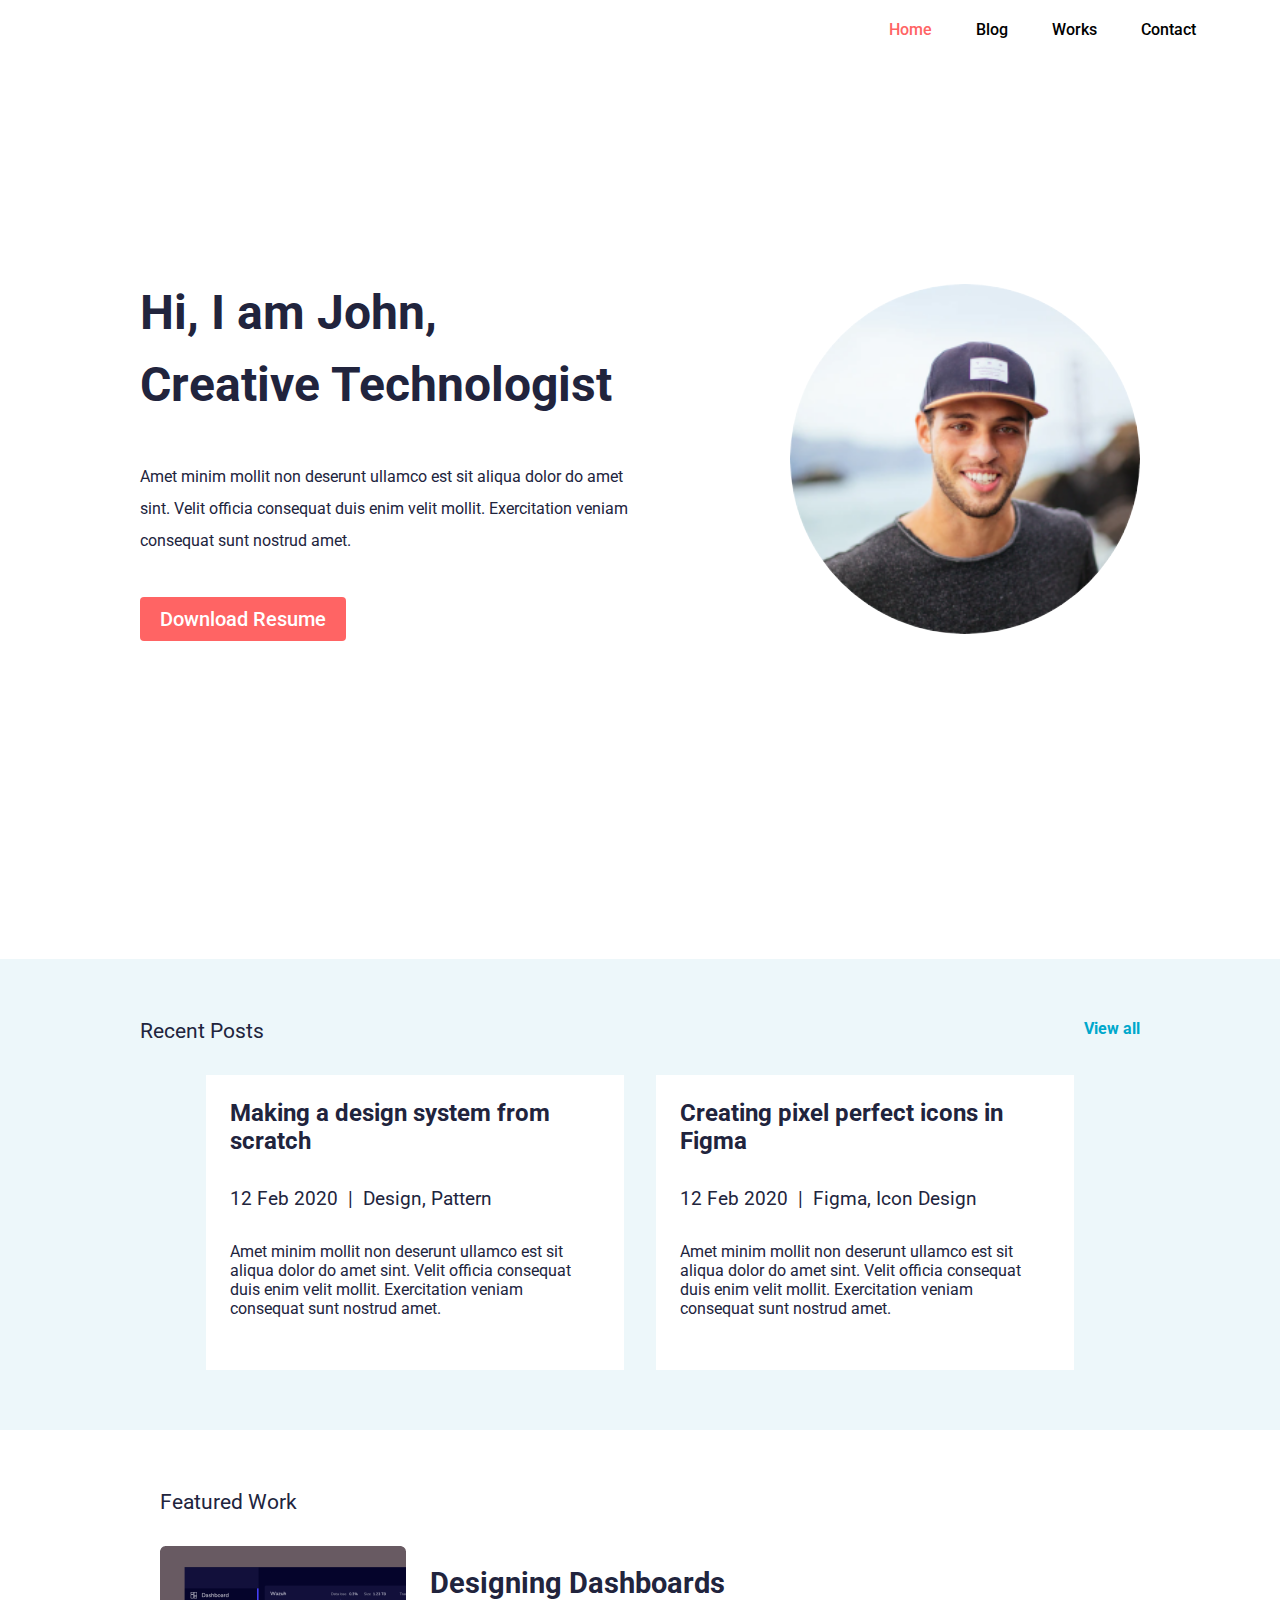
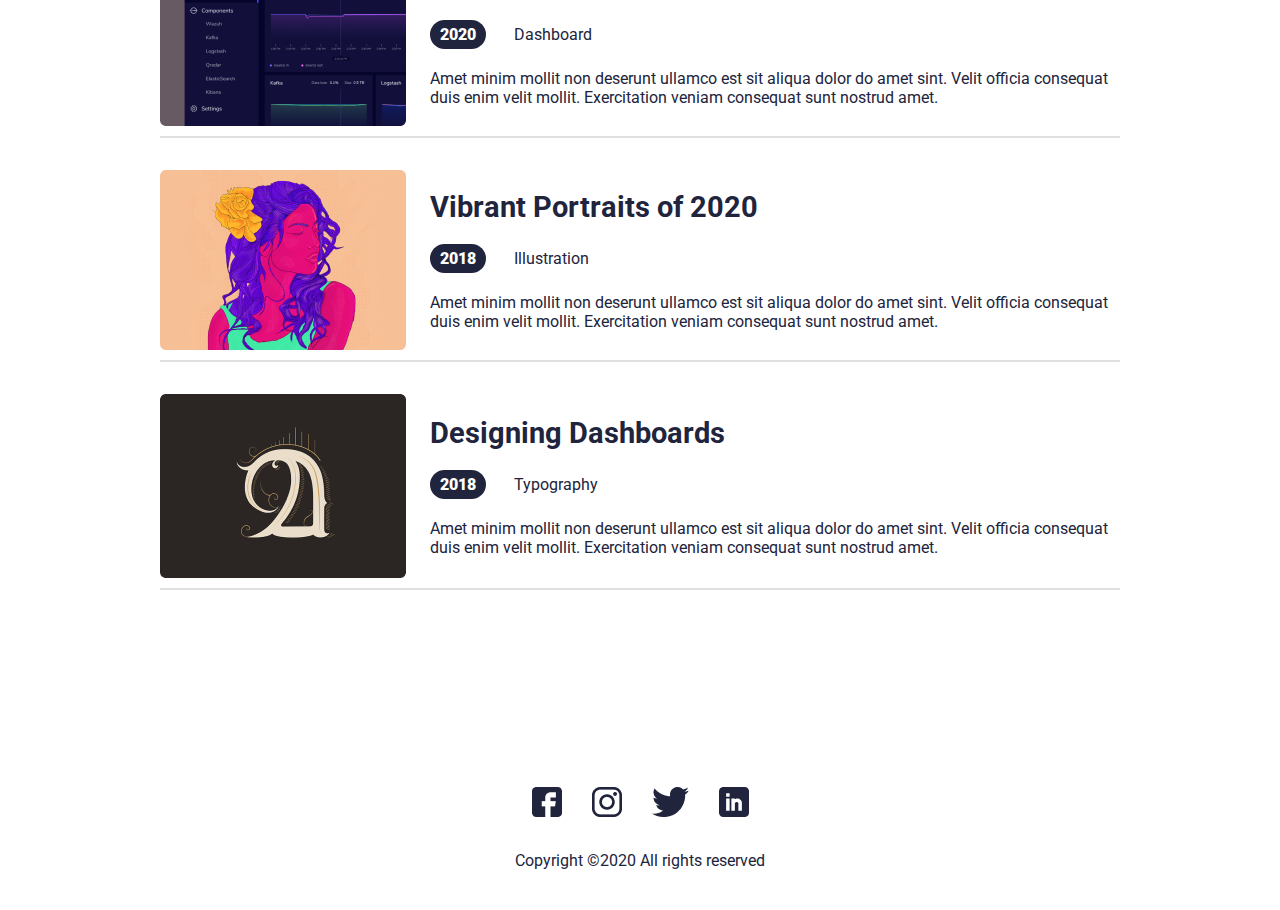
<file: index.html>
<!DOCTYPE html>
<html lang="en">
    <head>
        <meta charset="UTF-8" />
        <meta name="viewport" content="width=device-width, initial-scale=1.0" />
        <title>Portfolio Website</title>
        <link rel="stylesheet" href="./assets/css/style.css" />
    </head>
    <body>
        <header id="navigation">
            <nav id="page-nav">
                <ul>
                    <li><a class="active-nav" href="index.html">Home</a></li>
                    <li><a href="blog.html">Blog</a></li>
                    <li><a href="work.html">Works</a></li>
                    <li><a href="contact.html">Contact</a></li>
                </ul>
            </nav>

            <!-- Mobile Nav -->
            <nav id="mobile-nav">
                <img id="menu" src="./assets/images/menu.png" alt="menu" />
                <!-- Menu icon -->
                <ul id="mobile-ul" class="mobile-menu">
                    <!-- Initially hidden -->
                    <li><a class="active-nav" href="index.html">Home</a></li>
                    <li><a href="blog.html">Blog</a></li>
                    <li><a href="work.html">Works</a></li>
                    <li><a href="contact.html">Contact</a></li>
                </ul>
                <img
                    id="close"
                    src="./assets/images/close.png"
                    alt="close"
                    style="display: none" />
                <!-- Close icon hidden -->
                <div id="mobile-nav-exit"></div>
            </nav>
        </header>

        <main id="home-container">
            <section id="home">
                <img
                    class="pfp"
                    src="./assets/images/image.png"
                    alt="display picture" />
                <div class="home-description">
                    <h1>
                        Hi, I am John, <br />
                        Creative Technologist
                    </h1>
                    <p>
                        Amet minim mollit non deserunt ullamco est sit aliqua
                        dolor do amet sint. Velit officia consequat duis enim
                        velit mollit. Exercitation veniam consequat sunt nostrud
                        amet.
                    </p>
                    <a href="./assets/statics/resume.pdf">
                        <button class="button" aria-label="Download my resume">
                            Download Resume
                        </button>
                    </a>
                </div>
            </section>
        </main>

        <section id="recent-post">
            <div class="recent-post-links">
                <h3>Recent Posts</h3>
                <h4><a href="./blog.html">View all</a></h4>
            </div>
            <div class="posts">
                <article class="post-n">
                    <h2>
                        <a href="./blog.html"
                            >Making a design system from scratch</a
                        >
                    </h2>
                    <div class="post-meta">
                        <p class="date">12 Feb 2020</p>
                        <p>|</p>
                        <p class="category">Design, Pattern</p>
                    </div>
                    <p class="post-des">
                        Amet minim mollit non deserunt ullamco est sit aliqua
                        dolor do amet sint. Velit officia consequat duis enim
                        velit mollit. Exercitation veniam consequat sunt nostrud
                        amet.
                    </p>
                </article>
                <article class="post-n">
                    <h2>
                        <a href="./blog.html"
                            >Creating pixel perfect icons in Figma</a
                        >
                    </h2>
                    <div class="post-meta">
                        <p class="date">12 Feb 2020</p>
                        <p>|</p>
                        <p class="category">Figma, Icon Design</p>
                    </div>
                    <p class="post-des">
                        Amet minim mollit non deserunt ullamco est sit aliqua
                        dolor do amet sint. Velit officia consequat duis enim
                        velit mollit. Exercitation veniam consequat sunt nostrud
                        amet.
                    </p>
                </article>
            </div>
        </section>

        <section id="featured-work">
            <h3>Featured Work</h3>
            <div class="works">
                <div class="work-n">
                    <img
                        class="work-image"
                        src="./assets/images/work-1.png"
                        alt="work-1" />
                    <div class="work-desc">
                        <span class="work-heading">
                            <a href="./work-1.html">Designing Dashboards</a>
                        </span>
                        <span class="work-date">
                            <p>2020</p>
                            <a href="#">Dashboard</a>
                        </span>
                        <p class="description">
                            Amet minim mollit non deserunt ullamco est sit
                            aliqua dolor do amet sint. Velit officia consequat
                            duis enim velit mollit. Exercitation veniam
                            consequat sunt nostrud amet.
                        </p>
                    </div>
                </div>
            </div>
            <div class="works">
                <div class="work-n">
                    <img
                        class="work-image"
                        src="./assets/images/work-2.png"
                        alt="work-2" />
                    <div class="work-desc">
                        <span class="work-heading">
                            <a href="./work-1.html"
                                >Vibrant Portraits of 2020</a
                            >
                        </span>
                        <span class="work-date">
                            <p>2018</p>
                            <a href="#">Illustration</a>
                        </span>
                        <p class="description">
                            Amet minim mollit non deserunt ullamco est sit
                            aliqua dolor do amet sint. Velit officia consequat
                            duis enim velit mollit. Exercitation veniam
                            consequat sunt nostrud amet.
                        </p>
                    </div>
                </div>
            </div>
            <div class="works">
                <div class="work-n">
                    <img
                        class="work-image"
                        src="./assets/images/work-3.png"
                        alt="work-3" />
                    <div class="work-desc">
                        <span class="work-heading">
                            <a href="./work-1.html">Designing Dashboards</a>
                        </span>
                        <span class="work-date">
                            <p>2018</p>
                            <a href="#">Typography</a>
                        </span>
                        <p class="description">
                            Amet minim mollit non deserunt ullamco est sit
                            aliqua dolor do amet sint. Velit officia consequat
                            duis enim velit mollit. Exercitation veniam
                            consequat sunt nostrud amet.
                        </p>
                    </div>
                </div>
            </div>
        </section>

        <footer>
            <div class="footer-links">
                <a href="#"
                    ><img src="./assets/images/fb.png" alt="Facebook"
                /></a>
                <a href="#"
                    ><img src="./assets/images/insta.png" alt="Instagram"
                /></a>
                <a href="#"
                    ><img src="./assets/images/Group.png" alt="Group"
                /></a>
                <a href="#"
                    ><img src="./assets/images/Linkedin.png" alt="LinkedIn"
                /></a>
            </div>
            <p>Copyright ©2020 All rights reserved</p>
        </footer>
        <script src="./assets/js/app.js"></script>
    </body>
</html>
</file>
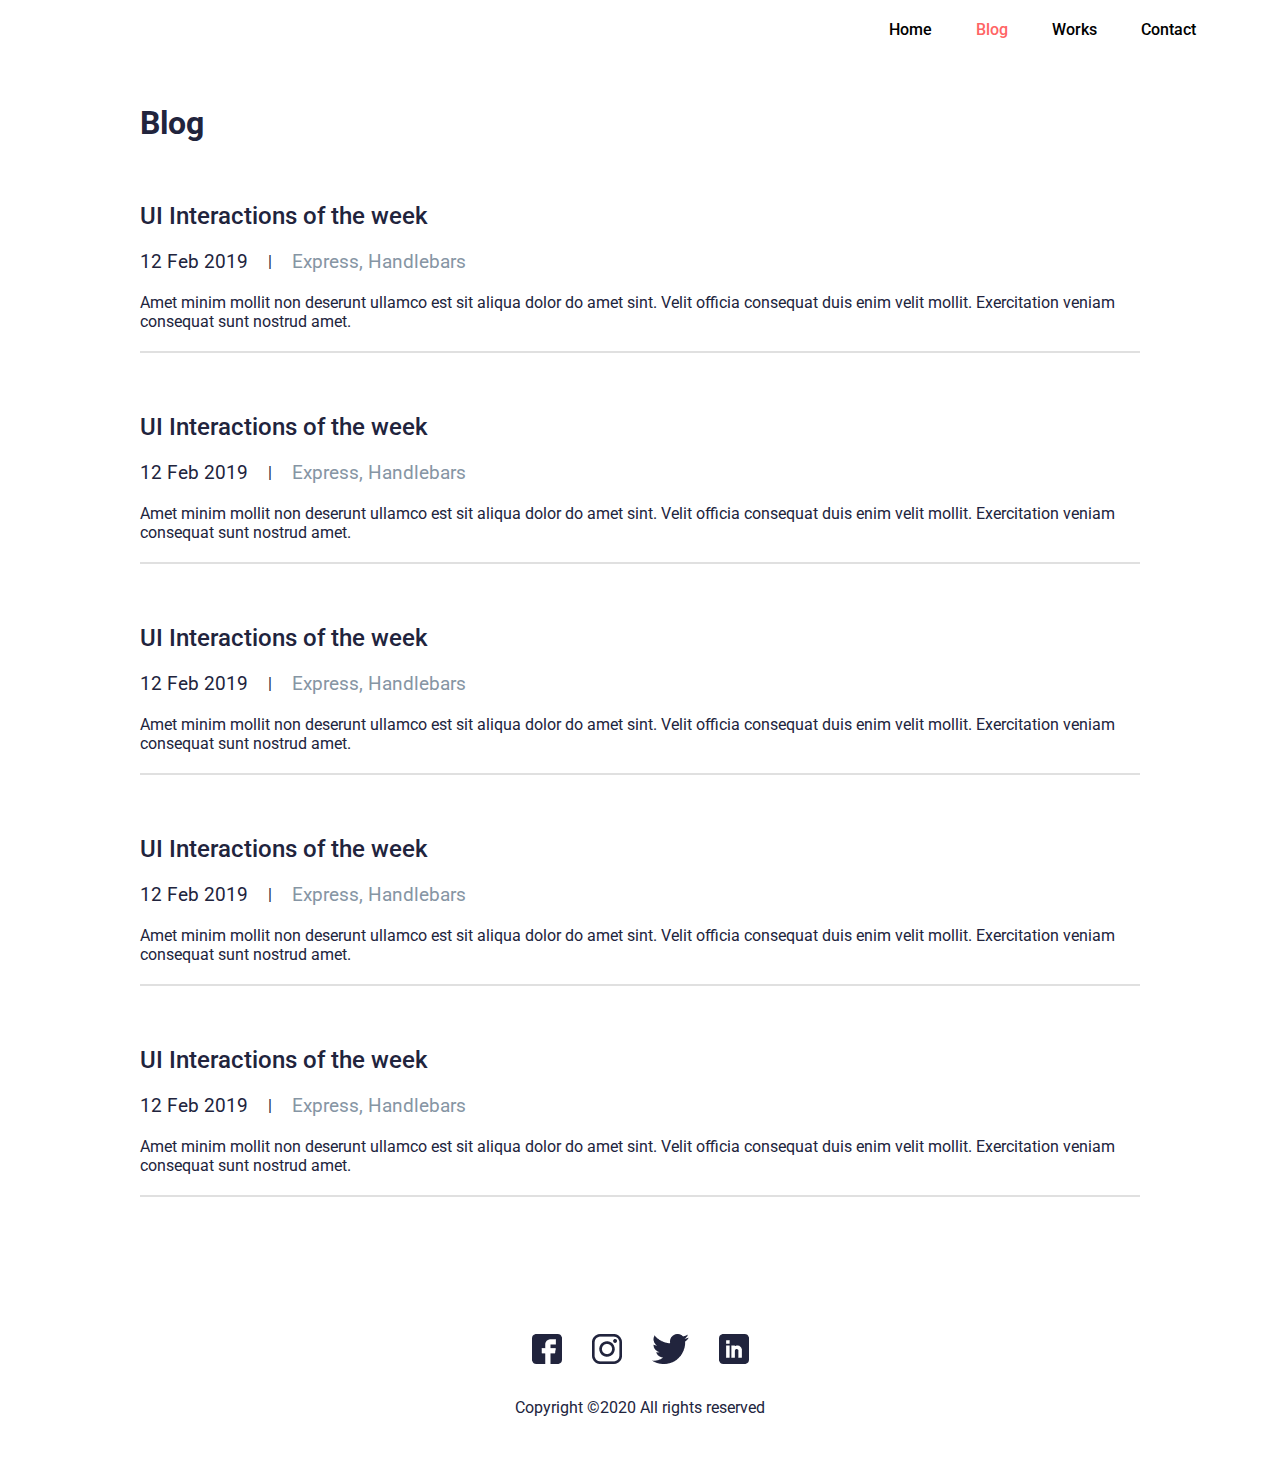
<file: blog.html>
<!DOCTYPE html>
<html lang="en">
    <head>
        <meta charset="UTF-8" />
        <meta name="viewport" content="width=device-width, initial-scale=1.0" />
        <title>Portfolio Website</title>
        <link rel="stylesheet" href="./assets/css/style.css" />
    </head>
    <body>
        <header id="navigation">
            <nav id="page-nav">
                <ul>
                    <li><a href="index.html">Home</a></li>
                    <li><a class="active-nav" href="blog.html">Blog</a></li>
                    <li><a href="work.html">Works</a></li>
                    <li><a href="contact.html">Contact</a></li>
                </ul>
            </nav>

            <!-- Mobile Nav -->
            <nav id="mobile-nav">
                <img id="menu" src="./assets/images/menu.png" alt="menu" />
                <!-- Menu icon -->
                <ul id="mobile-ul" class="mobile-menu">
                    <!-- Initially hidden -->
                    <li><a href="index.html">Home</a></li>
                    <li><a class="active-nav" href="blog.html">Blog</a></li>
                    <li><a href="work.html">Works</a></li>
                    <li><a href="contact.html">Contact</a></li>
                </ul>
                <img
                    id="close"
                    src="./assets/images/close.png"
                    alt="close"
                    style="display: none" />
                <!-- Close icon hidden -->
                <div id="mobile-nav-exit"></div>
            </nav>
        </header>
        <main id="blog">
            <h1>Blog</h1>
            <div class="blog-tile">
                <a href="./work-1.html">
                    <span class="blog-heading">
                        <h2>UI Interactions of the week</h2>
                    </span>
                </a>
                <div class="blog-meta">
                    <span class="blog-date">12 Feb 2019</span>
                    |
                    <span class="blog-type">Express, Handlebars</span>
                </div>
                <span class="blog-description"
                    >Amet minim mollit non deserunt ullamco est sit aliqua dolor
                    do amet sint. Velit officia consequat duis enim velit
                    mollit. Exercitation veniam consequat sunt nostrud
                    amet.</span
                >
            </div>
            <div class="blog-tile">
                <a href="./work-1.html">
                    <span class="blog-heading">
                        <h2>UI Interactions of the week</h2>
                    </span>
                </a>
                <div class="blog-meta">
                    <span class="blog-date">12 Feb 2019</span>
                    |
                    <span class="blog-type">Express, Handlebars</span>
                </div>
                <span class="blog-description"
                    >Amet minim mollit non deserunt ullamco est sit aliqua dolor
                    do amet sint. Velit officia consequat duis enim velit
                    mollit. Exercitation veniam consequat sunt nostrud
                    amet.</span
                >
            </div>
            <div class="blog-tile">
                <a href="./work-1.html">
                    <span class="blog-heading">
                        <h2>UI Interactions of the week</h2>
                    </span>
                </a>
                <div class="blog-meta">
                    <span class="blog-date">12 Feb 2019</span>
                    |
                    <span class="blog-type">Express, Handlebars</span>
                </div>
                <span class="blog-description"
                    >Amet minim mollit non deserunt ullamco est sit aliqua dolor
                    do amet sint. Velit officia consequat duis enim velit
                    mollit. Exercitation veniam consequat sunt nostrud
                    amet.</span
                >
            </div>
            <div class="blog-tile">
                <a href="./work-1.html">
                    <span class="blog-heading">
                        <h2>UI Interactions of the week</h2>
                    </span>
                </a>
                <div class="blog-meta">
                    <span class="blog-date">12 Feb 2019</span>
                    |
                    <span class="blog-type">Express, Handlebars</span>
                </div>
                <span class="blog-description"
                    >Amet minim mollit non deserunt ullamco est sit aliqua dolor
                    do amet sint. Velit officia consequat duis enim velit
                    mollit. Exercitation veniam consequat sunt nostrud
                    amet.</span
                >
            </div>
            <div class="blog-tile">
                <a href="./work-1.html">
                    <span class="blog-heading">
                        <h2>UI Interactions of the week</h2>
                    </span>
                </a>
                <div class="blog-meta">
                    <span class="blog-date">12 Feb 2019</span>
                    |
                    <span class="blog-type">Express, Handlebars</span>
                </div>
                <span class="blog-description"
                    >Amet minim mollit non deserunt ullamco est sit aliqua dolor
                    do amet sint. Velit officia consequat duis enim velit
                    mollit. Exercitation veniam consequat sunt nostrud
                    amet.</span
                >
            </div>
        </main>
        <footer>
            <div class="footer-links">
                <a href="#"
                    ><img src="./assets/images/fb.png" alt="Facebook"
                /></a>
                <a href="#"
                    ><img src="./assets/images/insta.png" alt="Instagram"
                /></a>
                <a href="#"
                    ><img src="./assets/images/Group.png" alt="Group"
                /></a>
                <a href="#"
                    ><img src="./assets/images/Linkedin.png" alt="LinkedIn"
                /></a>
            </div>
            <p>Copyright ©2020 All rights reserved</p>
        </footer>
        <script src="./assets/js/app.js"></script>
    </body>
</html>
</file>
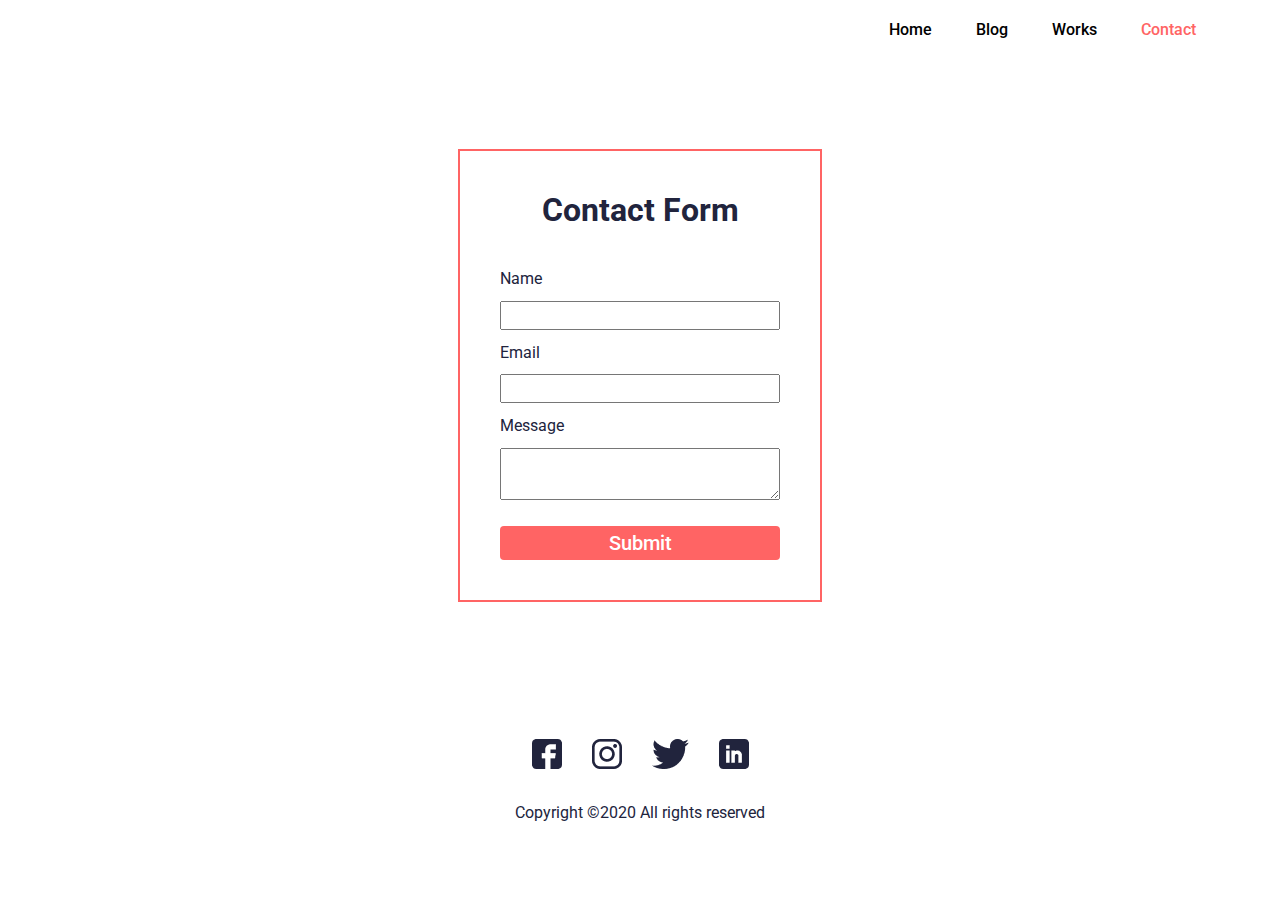
<file: contact.html>
<!DOCTYPE html>
<html lang="en">
    <head>
        <meta charset="UTF-8" />
        <meta name="viewport" content="width=device-width, initial-scale=1.0" />
        <title>Portfolio Website</title>
        <link rel="stylesheet" href="./assets/css/style.css" />
    </head>
    <body>
        <header id="navigation">
            <nav id="page-nav">
                <ul>
                    <li><a href="index.html">Home</a></li>
                    <li><a href="blog.html">Blog</a></li>
                    <li><a href="work.html">Works</a></li>
                    <li>
                        <a class="active-nav" href="contact.html">Contact</a>
                    </li>
                </ul>
            </nav>

            <!-- Mobile Nav -->
            <nav id="mobile-nav">
                <img id="menu" src="./assets/images/menu.png" alt="menu" />
                <!-- Menu icon -->
                <ul id="mobile-ul" class="mobile-menu">
                    <!-- Initially hidden -->
                    <li><a href="index.html">Home</a></li>
                    <li><a href="blog.html">Blog</a></li>
                    <li><a href="work.html">Works</a></li>
                    <li>
                        <a class="active-nav" href="contact.html">Contact</a>
                    </li>
                </ul>
                <img
                    id="close"
                    src="./assets/images/close.png"
                    alt="close"
                    style="display: none" />
                <!-- Close icon hidden -->
                <div id="mobile-nav-exit"></div>
            </nav>
        </header>

        <main id="contact-section">
            <section class="contact-wrapper">
                <h1>Contact Form</h1>
                <form
                    id="user-contact-form"
                    onsubmit="formEvent()"
                    class="contact-form"
                    action="">
                    <label for="user-name">Name</label>
                    <input id="user-name" type="text" />
                    <label for="user-email">Email</label>
                    <input type="email" name="user-email" id="user-email" />
                    <label for="user-message">Message</label>
                    <textarea name="user-message" id="user-message"></textarea>
                    <p id="form-output"></p>
                    <input class="button" type="submit" />
                </form>
            </section>
        </main>
        <footer>
            <div class="footer-links">
                <a href="#"
                    ><img src="./assets/images/fb.png" alt="Facebook"
                /></a>
                <a href="#"
                    ><img src="./assets/images/insta.png" alt="Instagram"
                /></a>
                <a href="#"
                    ><img src="./assets/images/Group.png" alt="Group"
                /></a>
                <a href="#"
                    ><img src="./assets/images/Linkedin.png" alt="LinkedIn"
                /></a>
            </div>
            <p>Copyright ©2020 All rights reserved</p>
        </footer>
        <script src="./assets/js/app.js"></script>
    </body>
</html>
</file>
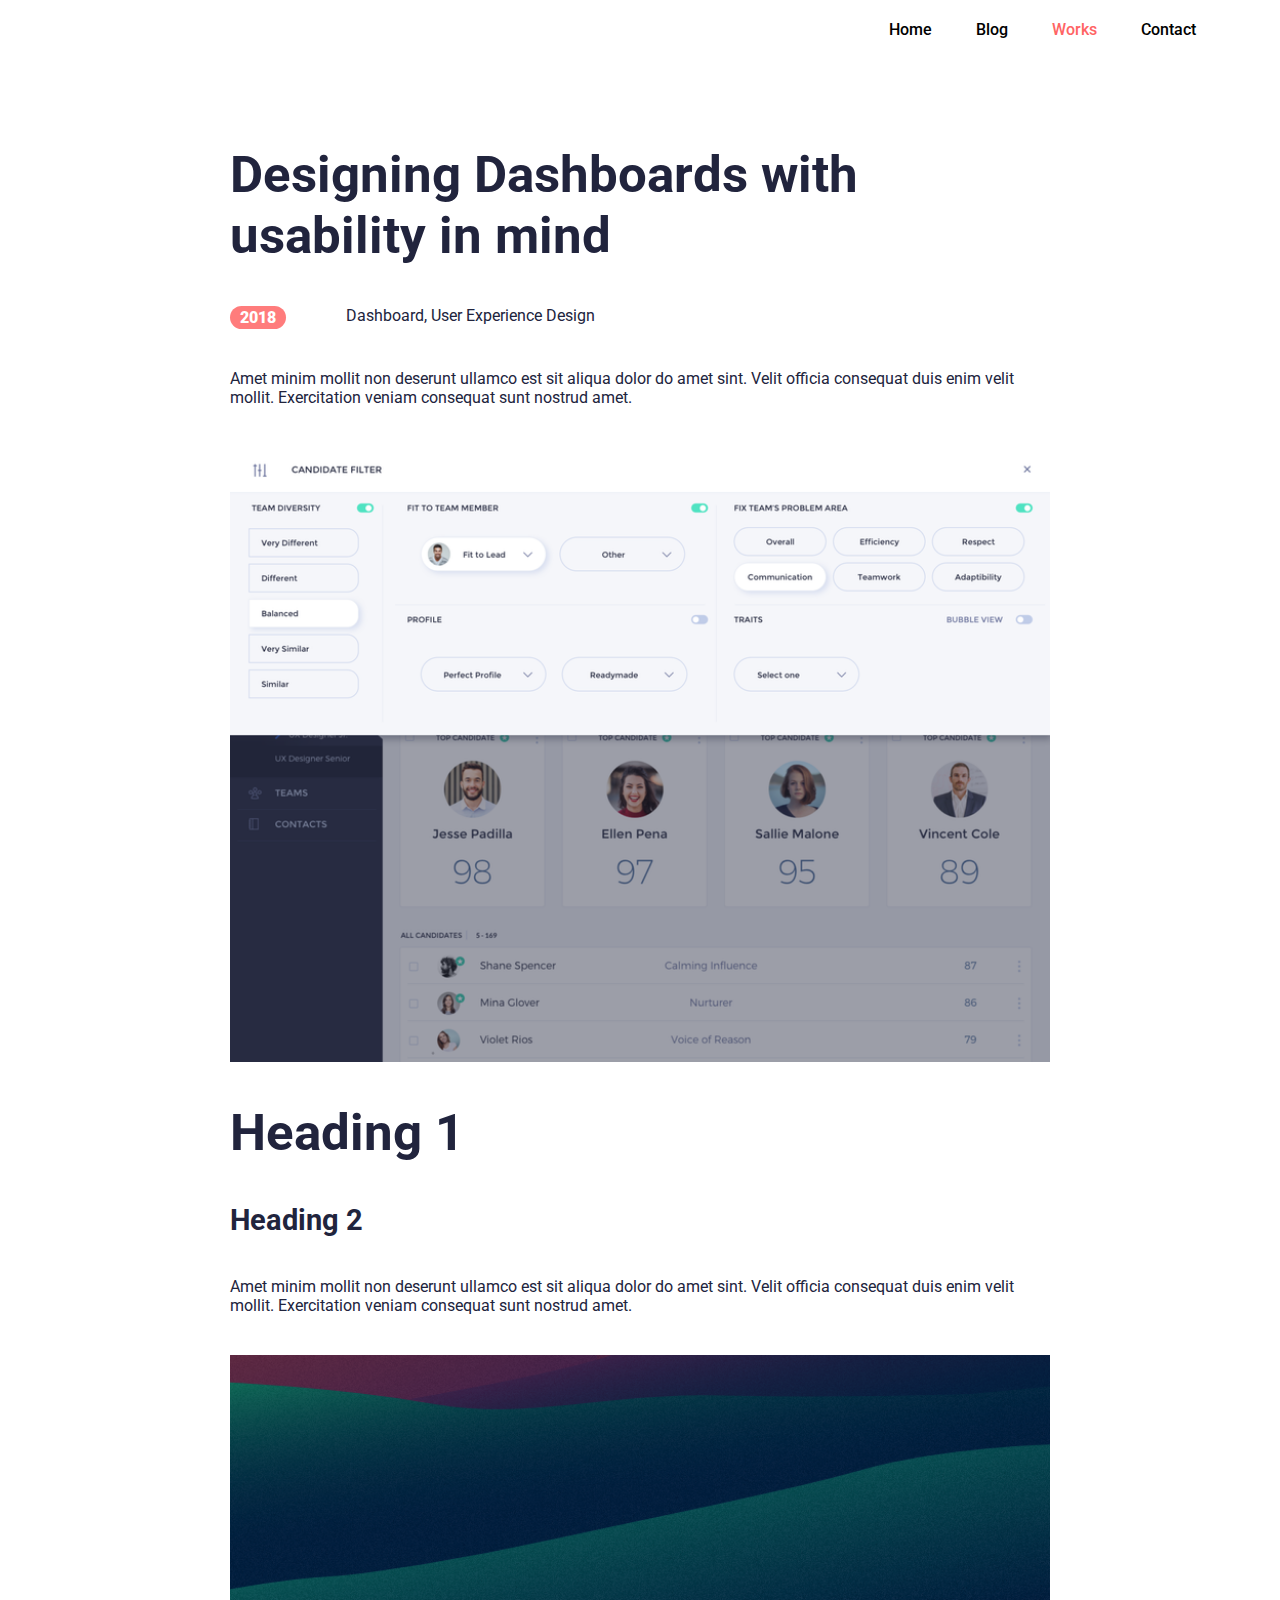
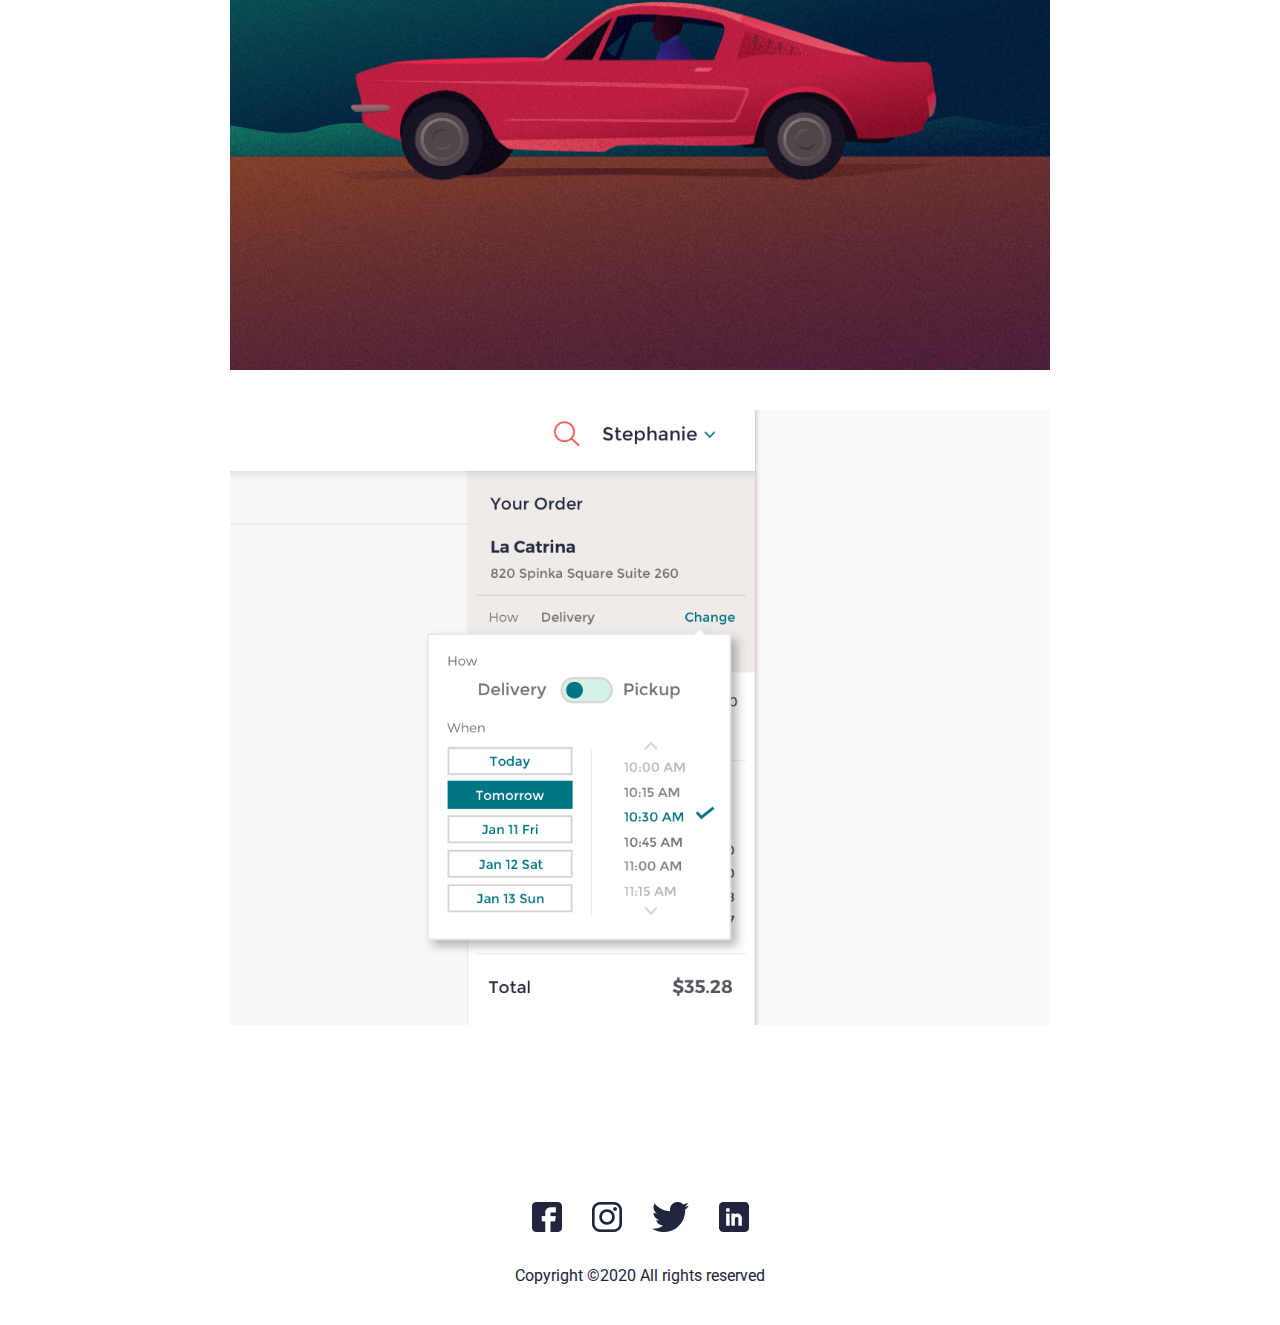
<file: work-1.html>
<!DOCTYPE html>
<html lang="en">
    <head>
        <meta charset="UTF-8" />
        <meta name="viewport" content="width=device-width, initial-scale=1.0" />
        <title>Portfolio Website</title>
        <link rel="stylesheet" href="./assets/css/style.css" />
    </head>
    <body>
        <header id="navigation">
            <nav id="page-nav">
                <ul>
                    <li><a href="index.html">Home</a></li>
                    <li><a href="blog.html">Blog</a></li>
                    <li><a class="active-nav" href="work.html">Works</a></li>
                    <li><a href="contact.html">Contact</a></li>
                </ul>
            </nav>

            <!-- Mobile Nav -->
            <nav id="mobile-nav">
                <img id="menu" src="./assets/images/menu.png" alt="menu" />
                <!-- Menu icon -->
                <ul id="mobile-ul" class="mobile-menu">
                    <!-- Initially hidden -->
                    <li><a href="index.html">Home</a></li>
                    <li><a href="blog.html">Blog</a></li>
                    <li><a class="active-nav" href="work.html">Works</a></li>
                    <li><a href="contact.html">Contact</a></li>
                </ul>
                <img
                    id="close"
                    src="./assets/images/close.png"
                    alt="close"
                    style="display: none" />
                <!-- Close icon hidden -->
                <div id="mobile-nav-exit"></div>
            </nav>
        </header>

        <main id="detail-work-section">
            <section class="detail-work-wrapper">
                <span class="detail-work-heading">
                    <h1>Designing Dashboards with usability in mind</h1>
                </span>
                <div class="detail-work-meta">
                    <span class="detail-work-date">2018</span>
                    <span class="detail-work-type"
                        >Dashboard, User Experience Design</span
                    >
                </div>
                <span class="detail-work-description">
                    Amet minim mollit non deserunt ullamco est sit aliqua dolor
                    do amet sint. Velit officia consequat duis enim velit
                    mollit. Exercitation veniam consequat sunt nostrud amet.
                </span>
                <img
                    class="detail-work-image"
                    src="./assets/images/work-1/work-1-image-1.png"
                    alt="work-1-image-1" />
                <span class="detail-work-heading">
                    <h1>Heading 1</h1>
                </span>
                <span class="detail-work-heading-2">
                    <h2>Heading 2</h2>
                </span>
                <p>
                    Amet minim mollit non deserunt ullamco est sit aliqua dolor
                    do amet sint. Velit officia consequat duis enim velit
                    mollit. Exercitation veniam consequat sunt nostrud amet.
                </p>
                <img
                    class="detail-work-image"
                    src="./assets/images/work-1/work-1-image-2.png"
                    alt="work-1-image-1" />
                <img
                    class="detail-work-image"
                    src="./assets/images/work-1/work-1-image-3.png"
                    alt="work-1-image-1" />
            </section>
        </main>

        <footer>
            <div class="footer-links">
                <a href="#"
                    ><img src="./assets/images/fb.png" alt="Facebook"
                /></a>
                <a href="#"
                    ><img src="./assets/images/insta.png" alt="Instagram"
                /></a>
                <a href="#"
                    ><img src="./assets/images/Group.png" alt="Group"
                /></a>
                <a href="#"
                    ><img src="./assets/images/Linkedin.png" alt="LinkedIn"
                /></a>
            </div>
            <p>Copyright ©2020 All rights reserved</p>
        </footer>
        <script src="./assets/js/app.js"></script>
    </body>
</html>
</file>
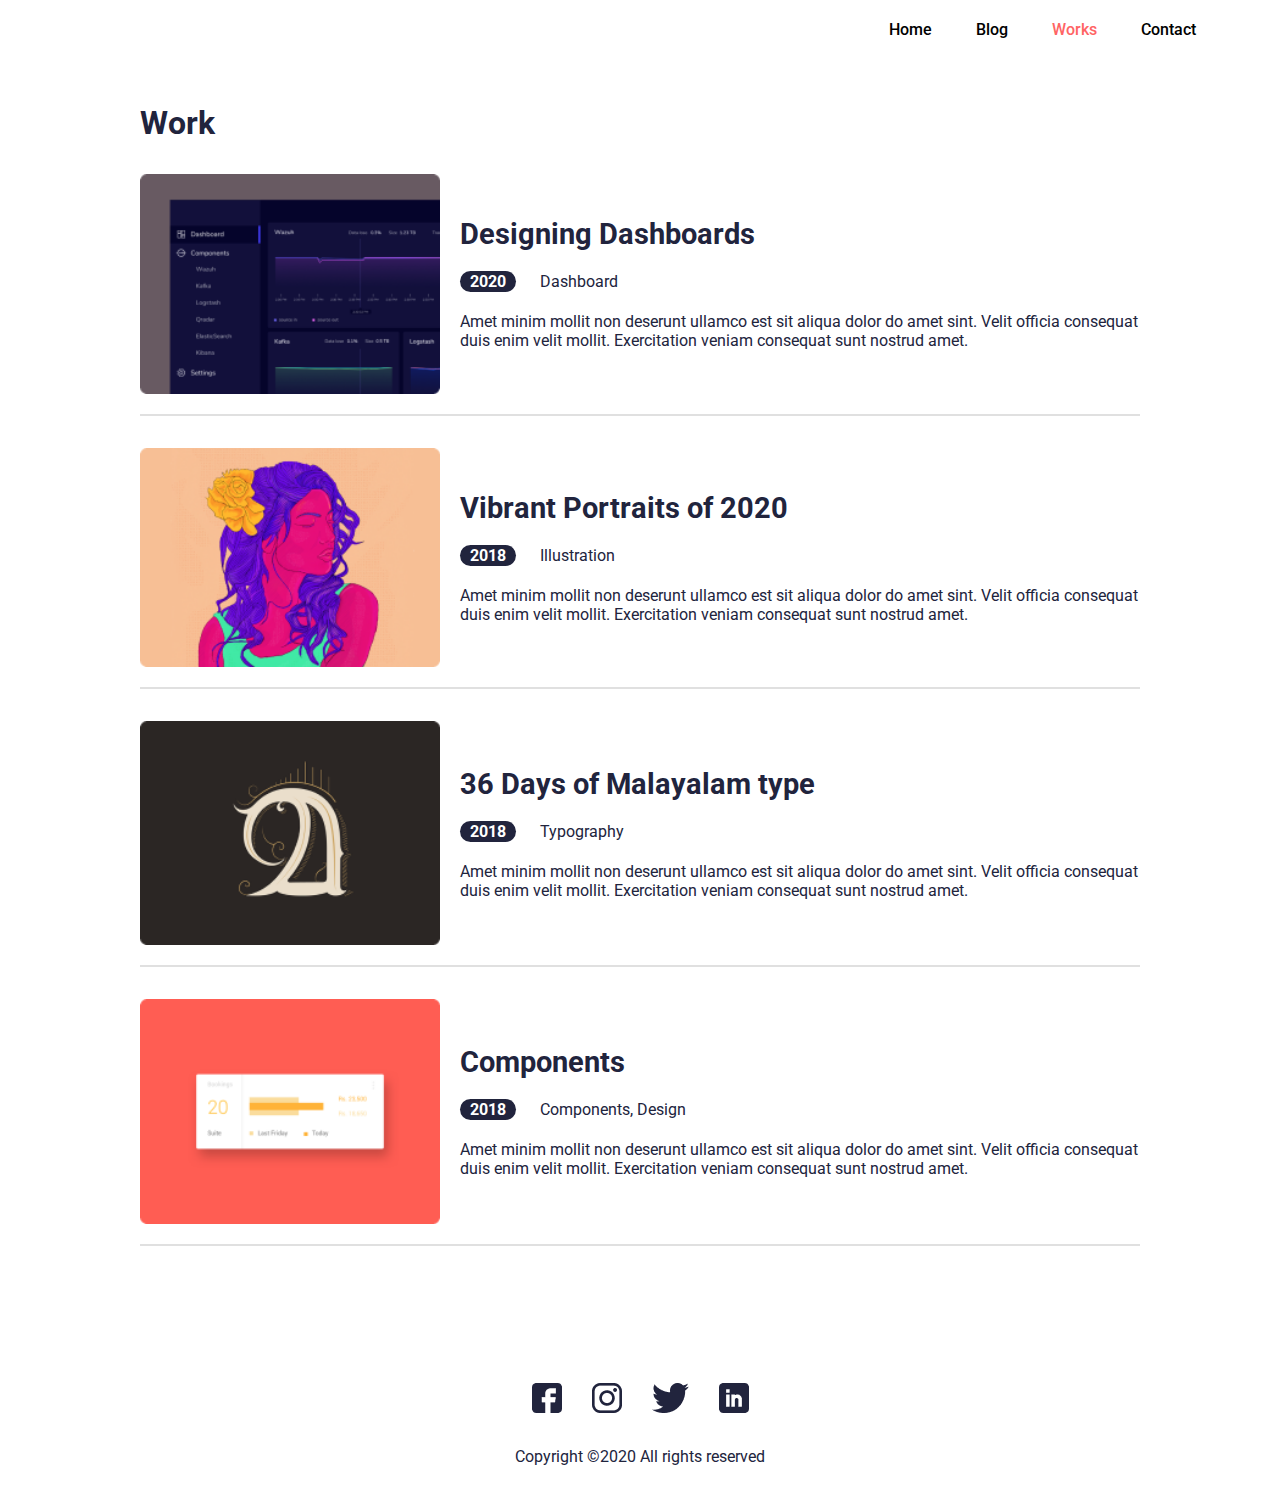
<file: work.html>
<!DOCTYPE html>
<html lang="en">
    <head>
        <meta charset="UTF-8" />
        <meta name="viewport" content="width=device-width, initial-scale=1.0" />
        <title>Portfolio Website</title>
        <link rel="stylesheet" href="./assets/css/style.css" />
    </head>
    <body>
        <header id="navigation">
            <nav id="page-nav">
                <ul>
                    <li><a href="index.html">Home</a></li>
                    <li><a href="blog.html">Blog</a></li>
                    <li><a class="active-nav" href="work.html">Works</a></li>
                    <li><a href="contact.html">Contact</a></li>
                </ul>
            </nav>

            <!-- Mobile Nav -->
            <nav id="mobile-nav">
                <img id="menu" src="./assets/images/menu.png" alt="menu" />
                <!-- Menu icon -->
                <ul id="mobile-ul" class="mobile-menu">
                    <!-- Initially hidden -->
                    <li><a href="index.html">Home</a></li>
                    <li><a href="blog.html">Blog</a></li>
                    <li><a class="active-nav" href="work.html">Works</a></li>
                    <li><a href="contact.html">Contact</a></li>
                </ul>
                <img
                    id="close"
                    src="./assets/images/close.png"
                    alt="close"
                    style="display: none" />
                <!-- Close icon hidden -->
                <div id="mobile-nav-exit"></div>
            </nav>
        </header>
        <main id="work-container">
            <div style="width: 90vw; max-width: 1000px; display: inline">
                <h1>Work</h1>
            </div>
            <div class="works-container">
                <div class="work-tile">
                    <img
                        class="work-tile-image"
                        src="./assets/images/work-1.png"
                        alt="work-1" />
                    <div class="work-tile-desc">
                        <span class="work-heading">
                            <a href="./work-1.html">Designing Dashboards</a>
                        </span>
                        <span class="work-tile-date">
                            <p>2020</p>
                            <a href="#">Dashboard</a>
                        </span>
                        <p class="description">
                            Amet minim mollit non deserunt ullamco est sit
                            aliqua dolor do amet sint. Velit officia consequat
                            duis enim velit mollit. Exercitation veniam
                            consequat sunt nostrud amet.
                        </p>
                    </div>
                </div>
            </div>
            <div class="works-container">
                <div class="work-tile">
                    <img
                        class="work-tile-image"
                        src="./assets/images/work-2.png"
                        alt="work-2" />
                    <div class="work-tile-desc">
                        <span class="work-heading">
                            <a href="./work-1.html"
                                >Vibrant Portraits of 2020</a
                            >
                        </span>
                        <span class="work-tile-date">
                            <p>2018</p>
                            <a href="#">Illustration</a>
                        </span>
                        <p class="description">
                            Amet minim mollit non deserunt ullamco est sit
                            aliqua dolor do amet sint. Velit officia consequat
                            duis enim velit mollit. Exercitation veniam
                            consequat sunt nostrud amet.
                        </p>
                    </div>
                </div>
            </div>
            <div class="works-container">
                <div class="work-tile">
                    <img
                        class="work-tile-image"
                        src="./assets/images/work-3.png"
                        alt="work-1" />
                    <div class="work-tile-desc">
                        <span class="work-heading">
                            <a href="./work-1.html"
                                >36 Days of Malayalam type</a
                            >
                        </span>
                        <span class="work-tile-date">
                            <p>2018</p>
                            <a href="#">Typography</a>
                        </span>
                        <p class="description">
                            Amet minim mollit non deserunt ullamco est sit
                            aliqua dolor do amet sint. Velit officia consequat
                            duis enim velit mollit. Exercitation veniam
                            consequat sunt nostrud amet.
                        </p>
                    </div>
                </div>
            </div>
            <div class="works-container">
                <div class="work-tile">
                    <img
                        class="work-tile-image"
                        src="./assets/images/work-4.png"
                        alt="work-4" />
                    <div class="work-tile-desc">
                        <span class="work-heading">
                            <a href="./work-1.html">Components</a>
                        </span>
                        <span class="work-tile-date">
                            <p>2018</p>
                            <a href="#">Components, Design</a>
                        </span>
                        <p class="description">
                            Amet minim mollit non deserunt ullamco est sit
                            aliqua dolor do amet sint. Velit officia consequat
                            duis enim velit mollit. Exercitation veniam
                            consequat sunt nostrud amet.
                        </p>
                    </div>
                </div>
            </div>
            <!-- <div class="works-container">
                <div class="work-n">
                    <img
                        class="works-image"
                        src="./assets/images/work-2.png"
                        alt="work-2" />
                    <div class="work-desc">
                        <span class="work-heading">
                            <a href="#">Vibrant Portraits of 2020</a>
                        </span>
                        <span class="work-date">
                            <p>2018</p>
                            <a href="#">Illustration</a>
                        </span>
                        <p class="description">
                            Amet minim mollit non deserunt ullamco est sit
                            aliqua dolor do amet sint. Velit officia consequat
                            duis enim velit mollit. Exercitation veniam
                            consequat sunt nostrud amet.
                        </p>
                    </div>
                </div>
            </div>
            <div class="works-container">
                <div class="work-n">
                    <img
                        class="works-image"
                        src="./assets/images/work-3.png"
                        alt="work-3" />
                    <div class="work-desc">
                        <span class="work-heading">
                            <a href="#">Designing Dashboards</a>
                        </span>
                        <span class="work-date">
                            <p>2018</p>
                            <a href="#">Typography</a>
                        </span>
                        <p class="description">
                            Amet minim mollit non deserunt ullamco est sit
                            aliqua dolor do amet sint. Velit officia consequat
                            duis enim velit mollit. Exercitation veniam
                            consequat sunt nostrud amet.
                        </p>
                    </div>
                </div>
            </div> -->
        </main>
        <footer>
            <div class="footer-links">
                <a href="#"
                    ><img src="./assets/images/fb.png" alt="Facebook"
                /></a>
                <a href="#"
                    ><img src="./assets/images/insta.png" alt="Instagram"
                /></a>
                <a href="#"
                    ><img src="./assets/images/Group.png" alt="Group"
                /></a>
                <a href="#"
                    ><img src="./assets/images/Linkedin.png" alt="LinkedIn"
                /></a>
            </div>
            <p>Copyright ©2020 All rights reserved</p>
        </footer>
        <script src="./assets/js/app.js"></script>
    </body>
</html>
</file>
<file: assets/css/style.css>
@import "./global.css";
@import "./home.css";

@import "./blog.css";
@import "./work.css";
@import "./contact.css";
@import "./work-page.css";
</file>
